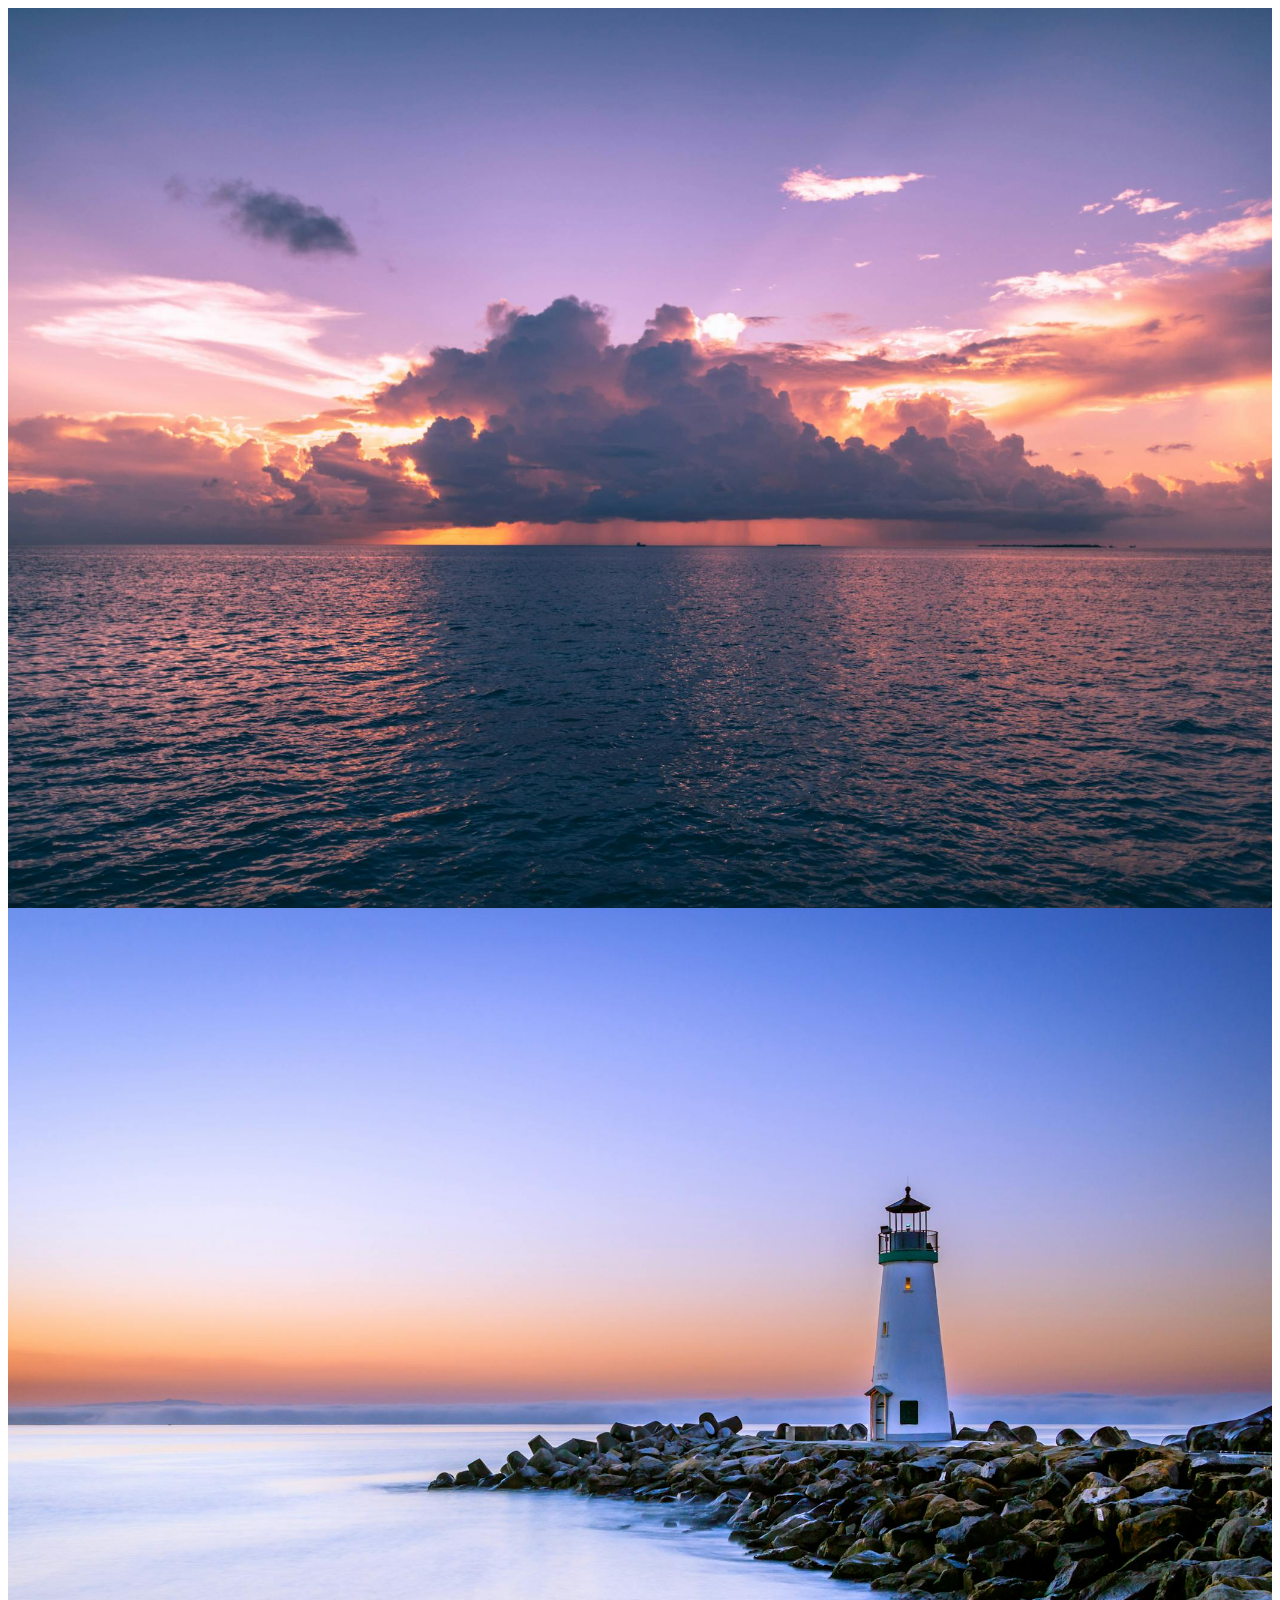
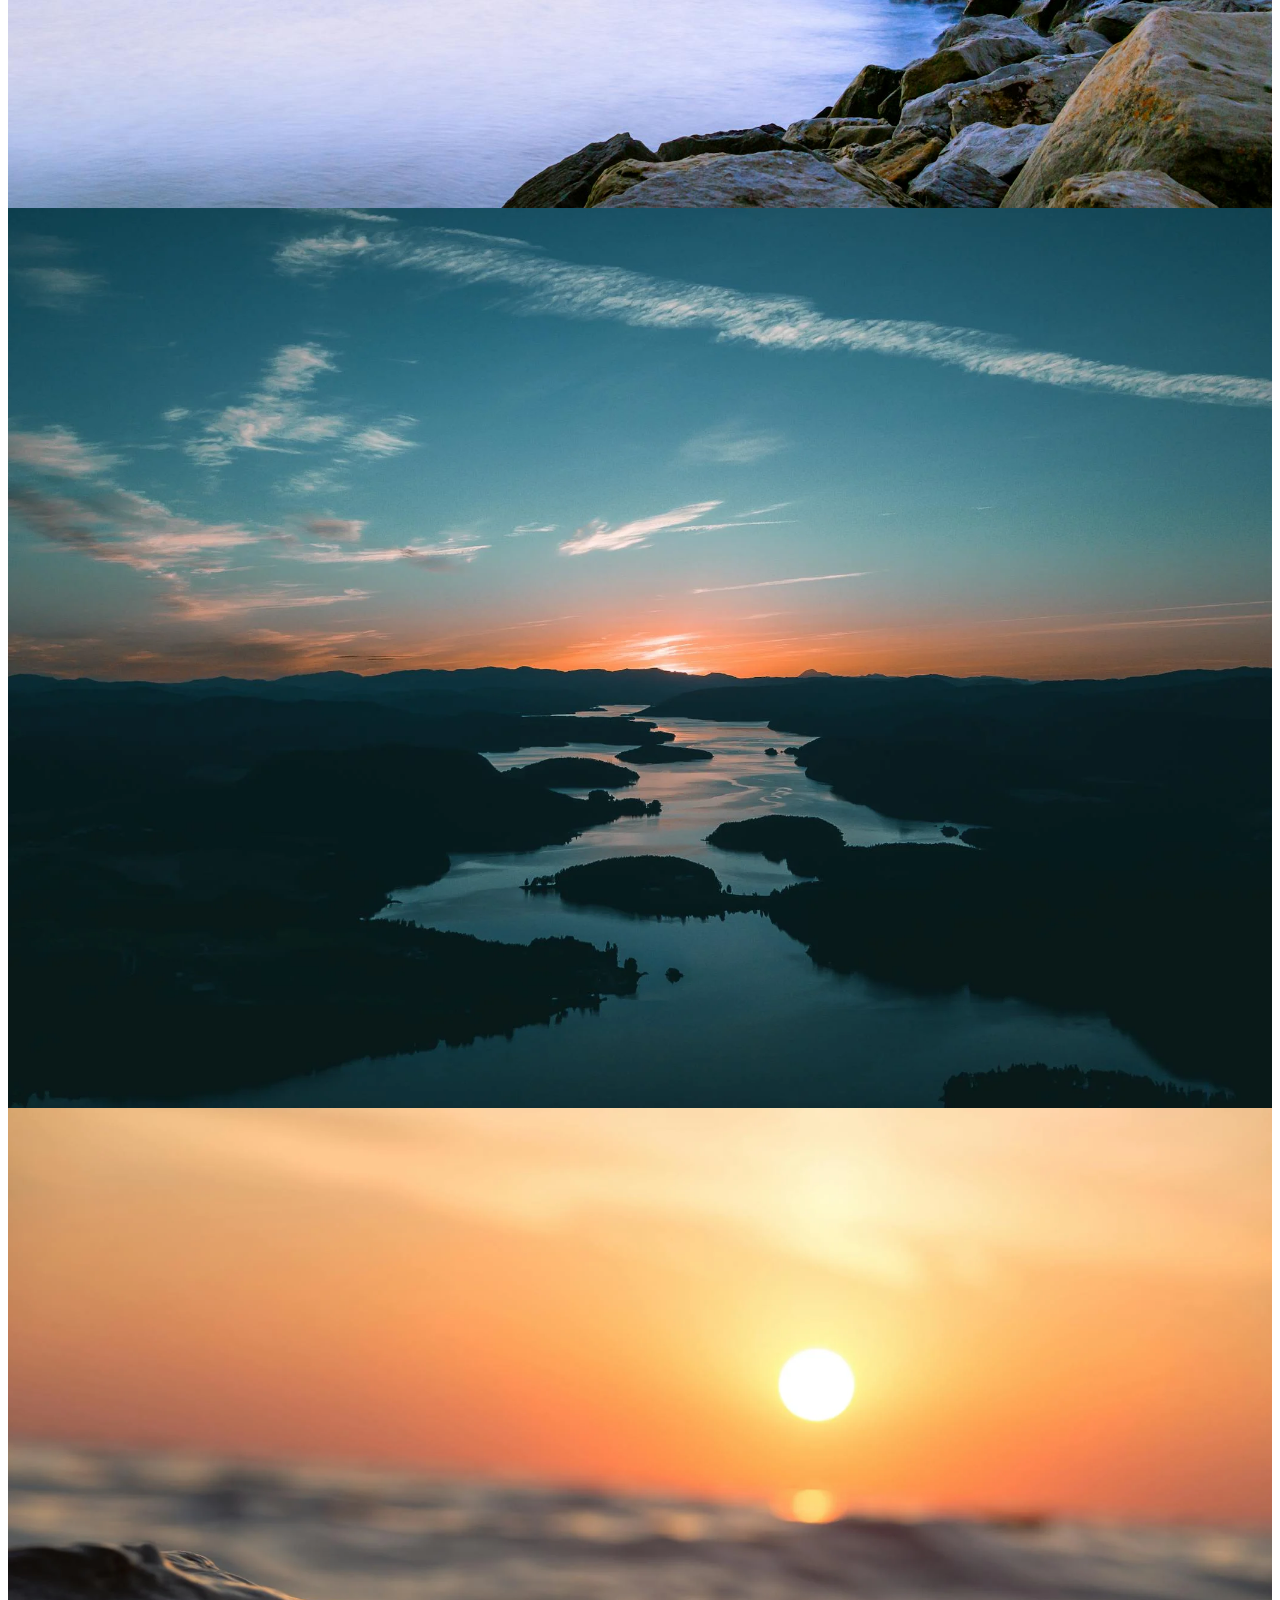
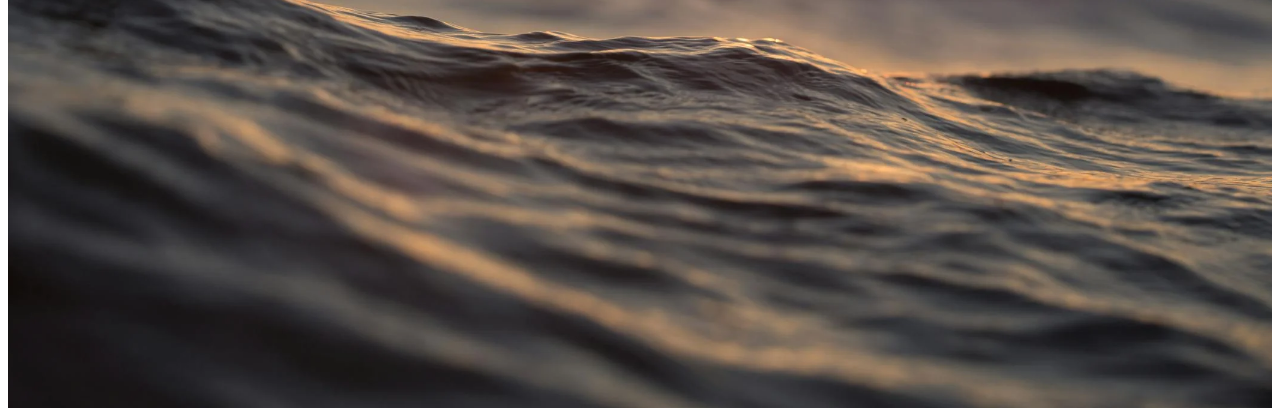
<file: index.html>
<!DOCTYPE html>
<html lang="en">
<head>
    <meta charset="UTF-8">
    <meta name="viewport" content="width=device-width, initial-scale=1.0">
    <title>IMÁGENES</title>
    <link rel="stylesheet" href="css/styles.css">
</head>
<body>
    <section class="image-1"> 
</section> 
<section class="image-2"> 
</section> 
<section class="image-3"> 
</section> 
<section class="image-4"> 
</section>
</body>
</html>
</file>
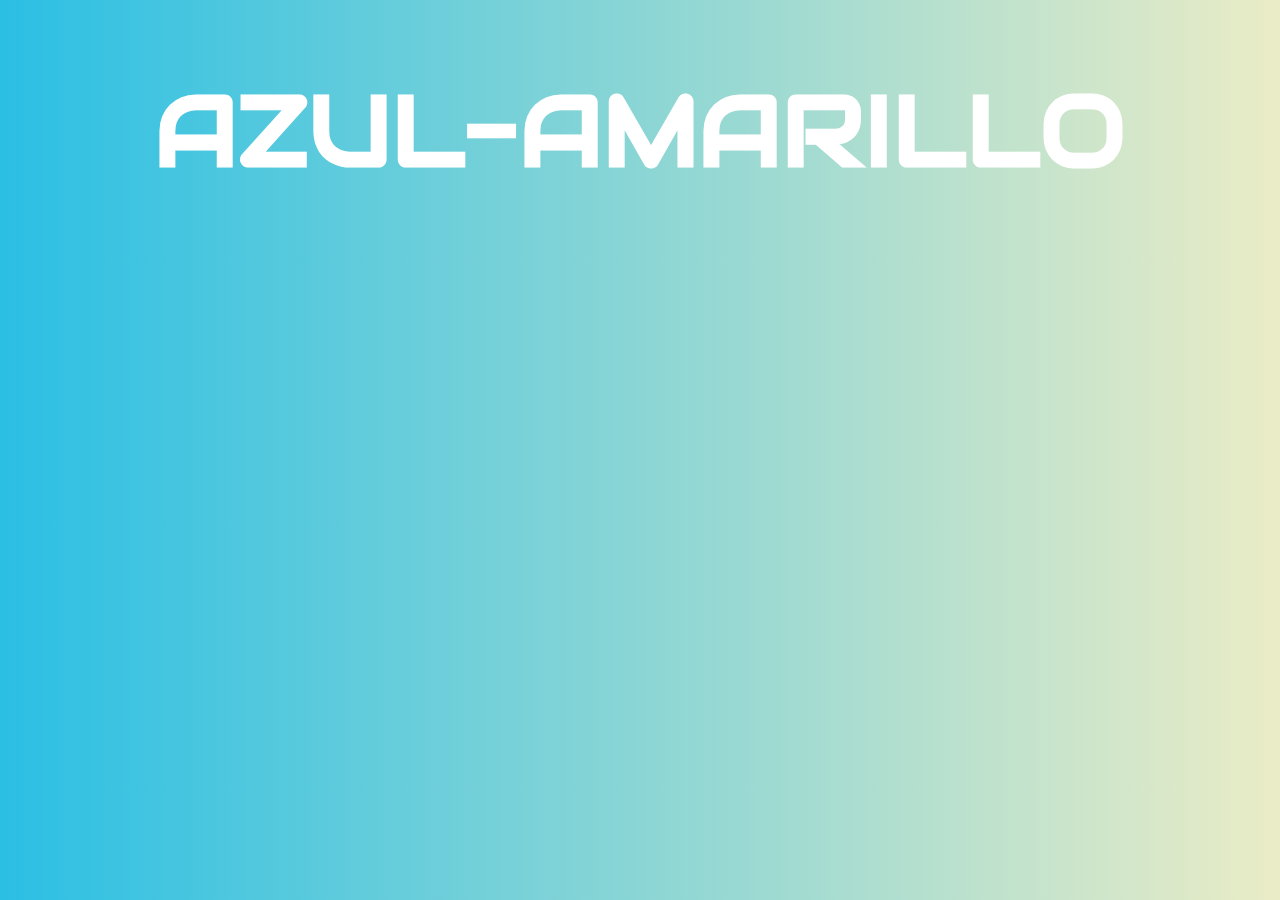
<file: Degradados/azul-amarillo.html>
<!DOCTYPE html>
<html lang="en">
<head>
    <meta charset="UTF-8">
    <meta name="viewport" content="width=device-width, initial-scale=1.0">
    <title>AZUL-AMARILLO</title>
    <link rel="stylesheet" href="/css/azul-amarillo.css">
</head>
<body>
    <h1>AZUL-AMARILLO</h1>
    
</body>
</html>
</file>
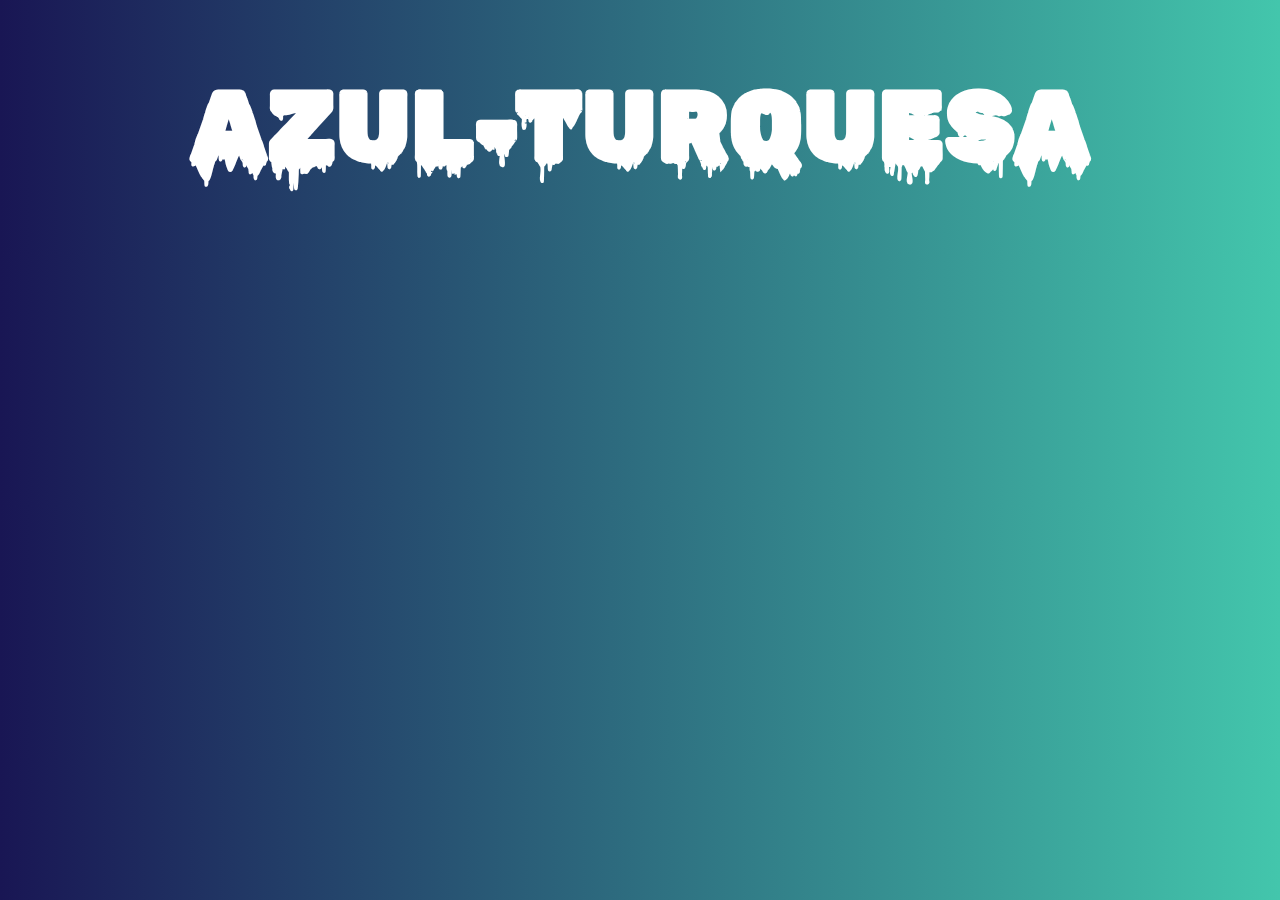
<file: Degradados/azul-turquesa.html>
<!DOCTYPE html>
<html lang="en">
<head>
    <meta charset="UTF-8">
    <meta name="viewport" content="width=device-width, initial-scale=1.0">
    <title>AZUL-TURQUESA</title>
    <link rel="stylesheet" href="/css/azul-turquesa.css">
</head>
<body>
    <h1>AZUL-TURQUESA</h1>
    
</body>
</html>
</file>
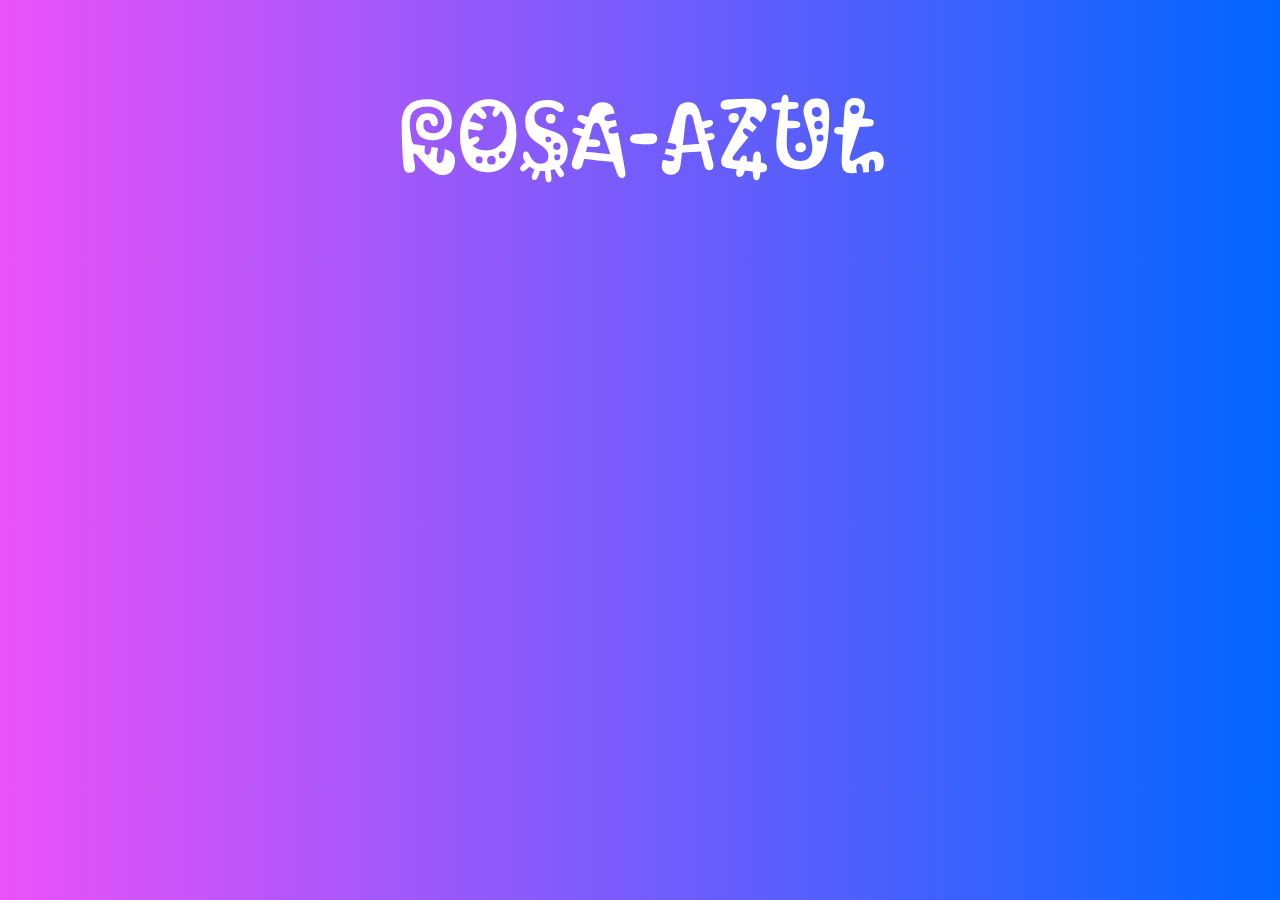
<file: Degradados/rosa-azul.html>
<!DOCTYPE html>
<html lang="en">
<head>
    <meta charset="UTF-8">
    <meta name="viewport" content="width=device-width, initial-scale=1.0">
    <title>ROSA-AZUL</title>
    <link rel="stylesheet" href="/css/rosa-azul.css">
</head>
<body>
    <h1>ROSA-AZUL</h1>
    
</body>
</html>
</file>
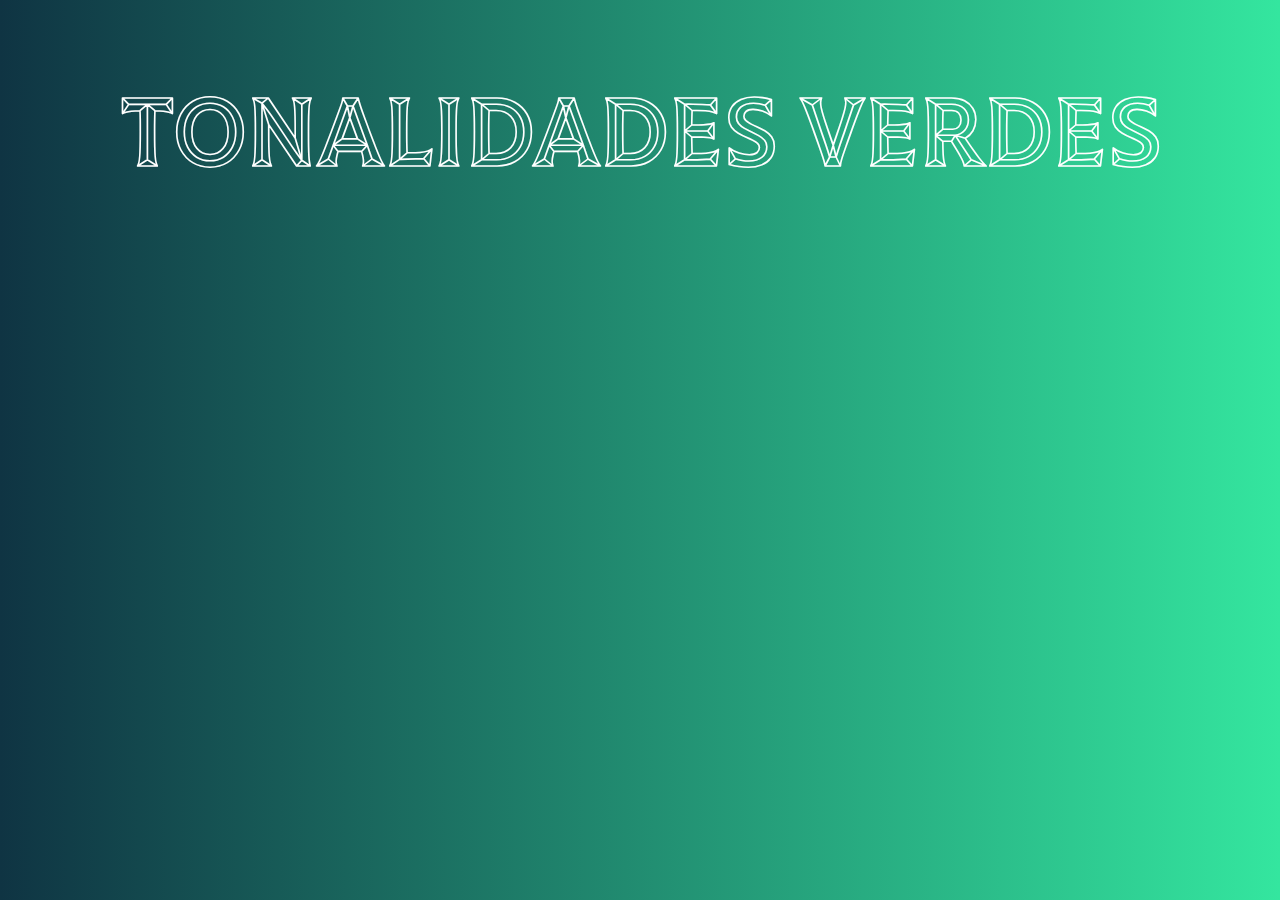
<file: Degradados/tonalidades-verdes.html>
<!DOCTYPE html>
<html lang="en">
<head>
    <meta charset="UTF-8">
    <meta name="viewport" content="width=device-width, initial-scale=1.0">
    <title>TONALIDADES VERDES</title>
    <link rel="stylesheet" href="/css/tonalidades-verdes.css">
</head>
<body>
    <h1>TONALIDADES VERDES</h1>
    
</body>
</html>
</file>
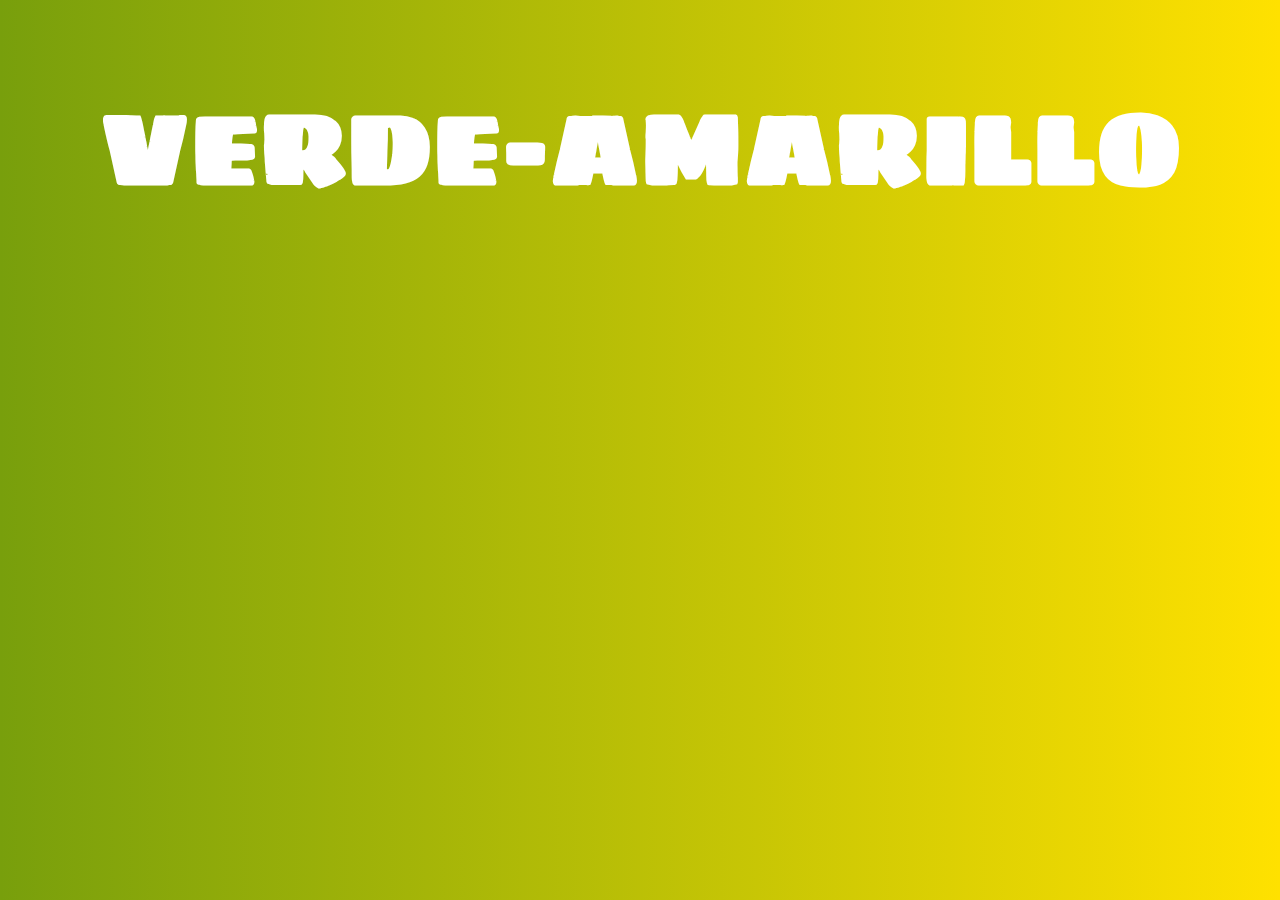
<file: Degradados/verde-amarillo.html>
<!DOCTYPE html>
<html lang="en">
<head>
    <meta charset="UTF-8">
    <meta name="viewport" content="width=device-width, initial-scale=1.0">
    <title>VERDE-AMARILLO</title>
    <link rel="stylesheet" href="/css/verde-amarillo.css">
</head>
<body>
   <h1>VERDE-AMARILLO</h1> 
    
</body>
</html>
</file>
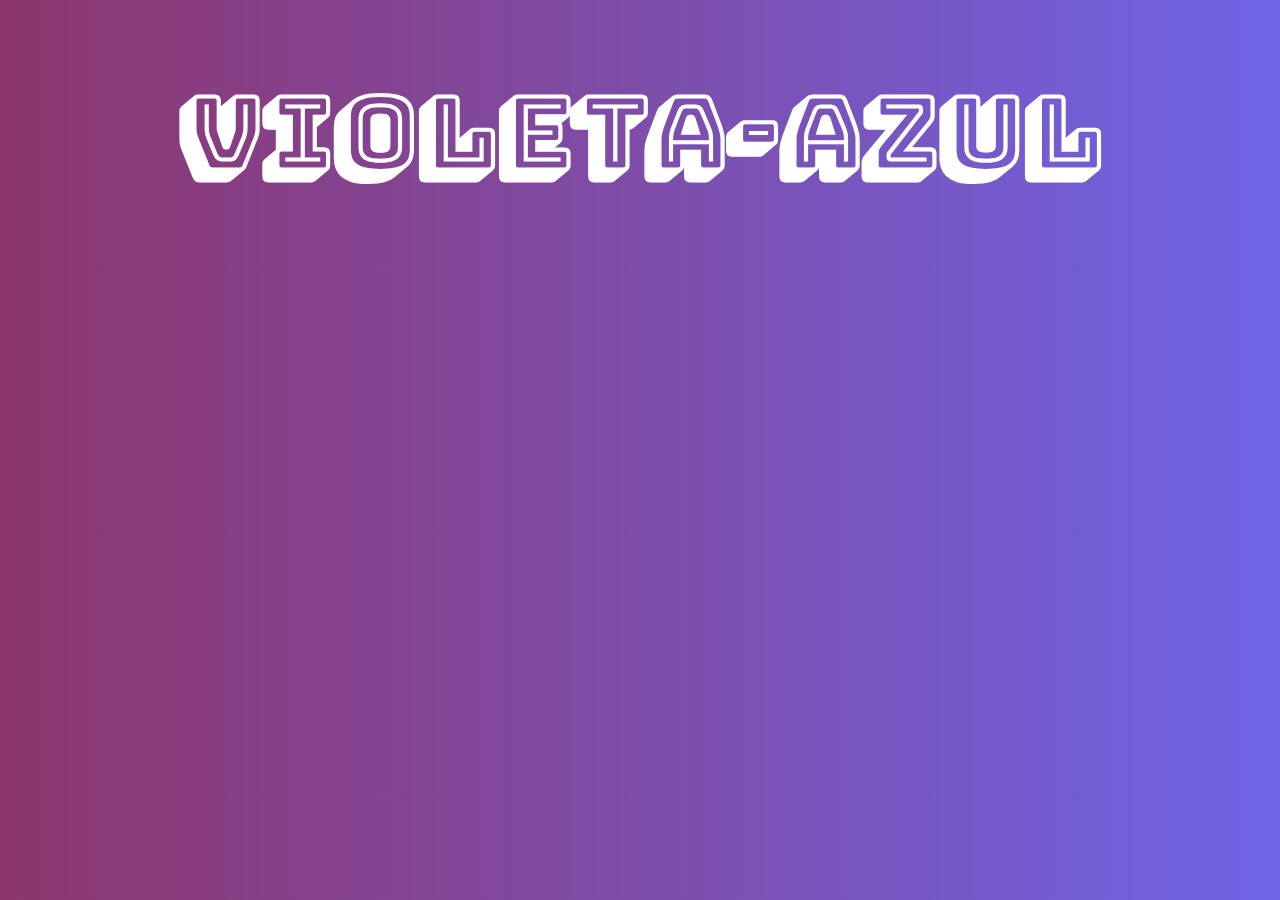
<file: Degradados/violeta-azul.html>
<!DOCTYPE html>
<html lang="en">
<head>
    <meta charset="UTF-8">
    <meta name="viewport" content="width=device-width, initial-scale=1.0">
    <title>VIOLETA-AZUL</title>
    <link rel="stylesheet" href="/css/violeta-azul.css">
</head>
<body>
    <h1>VIOLETA-AZUL</h1>
    
</body>
</html>
</file>
<file: css/styles.css>
section{ 
height:100vh; 
width: 100%; 
background-position:center; 
background-repeat: no-repeat; 
background-size: cover; 

} 
.image-1 { 
background-image: url("../img/img1.jpeg") 
} 
.image-2 { 
background-image: url("../img/img2.jpeg"); 
} 
.image-3 { 
background-image: url("../img/img3.webp"); 
} 
.image-4 { 
background-image: url("../img/img4.webp"); 
}
</file>
<file: css/azul-amarillo.css>
@import url('https://fonts.googleapis.com/css2?family=Audiowide&family=Diplomata&family=Kablammo&family=Mouse+Memoirs&family=Mystery+Quest&family=Rubik+Wet+Paint&family=Sigmar+One&display=swap');
body{
    background: linear-gradient(90deg,rgba(43, 191, 228, 1) 0%, rgba(234, 236, 198, 1) 100%);
}

h1{
    font-family: Audiowide;
    color: white;
    display: flex;
    align-items: center;
    justify-content: center;
    font-size: 100px;
}
</file>
<file: css/azul-turquesa.css>
@import url('https://fonts.googleapis.com/css2?family=Diplomata&family=Kablammo&family=Mouse+Memoirs&family=Mystery+Quest&family=Rubik+Wet+Paint&family=Sigmar+One&display=swap');

body{
    background: linear-gradient(90deg,rgba(25, 22, 84, 1) 0%, rgba(67, 198, 172, 1) 100%);
}

h1{
    font-family: Rubik Wet Paint;
    color: white;
    display: flex;
    align-items: center;
    justify-content: center;
    font-size: 100px;
}
</file>
<file: css/rosa-azul.css>
@import url('https://fonts.googleapis.com/css2?family=Diplomata&family=Kablammo&family=Mouse+Memoirs&family=Mystery+Quest&family=Sigmar+One&display=swap');

body{
    background: linear-gradient(90deg,rgba(234, 82, 248, 1) 0%, rgba(0, 102, 255, 1) 100%);
}

h1{
    font-family: Kablammo;
    color: white;
    display: flex;
    align-items: center;
    justify-content: center;
    font-size: 100px;
}
</file>
<file: css/tonalidades-verdes.css>
@import url('https://fonts.googleapis.com/css2?family=Tilt+Prism&display=swap');

body{
    background: linear-gradient(90deg,rgba(15, 52, 67, 1) 0%, rgba(52, 230, 159, 1) 100%);
}

h1{
    font-family: Tilt Prism;
    color: white;
    display: flex;
    align-items: center;
    justify-content: center;
    font-size: 100px;
}
</file>
<file: css/verde-amarillo.css>
@import url('https://fonts.googleapis.com/css2?family=Diplomata&family=Mouse+Memoirs&family=Mystery+Quest&family=Sigmar+One&display=swap');

body{
    background: linear-gradient(90deg,rgba(120, 159, 12, 1) 0%, rgba(255, 225, 0, 1) 100%);

}

h1{
    font-family: Sigmar One;
    color: white;
    display: flex;
    align-items: center;
    justify-content: center;
    font-size: 100px;
}
</file>
<file: css/violeta-azul.css>
@import url('https://fonts.googleapis.com/css2?family=Bungee+Shade&display=swap');

body{
    background: linear-gradient(90deg,rgba(140, 54, 108, 1) 0%, rgba(111, 100, 231, 1) 100%);

}

h1{
    font-family: Bungee Shade;
    color: white;
    display: flex;
    align-items: center;
    justify-content: center;
    font-size: 100px;
}
</file>
